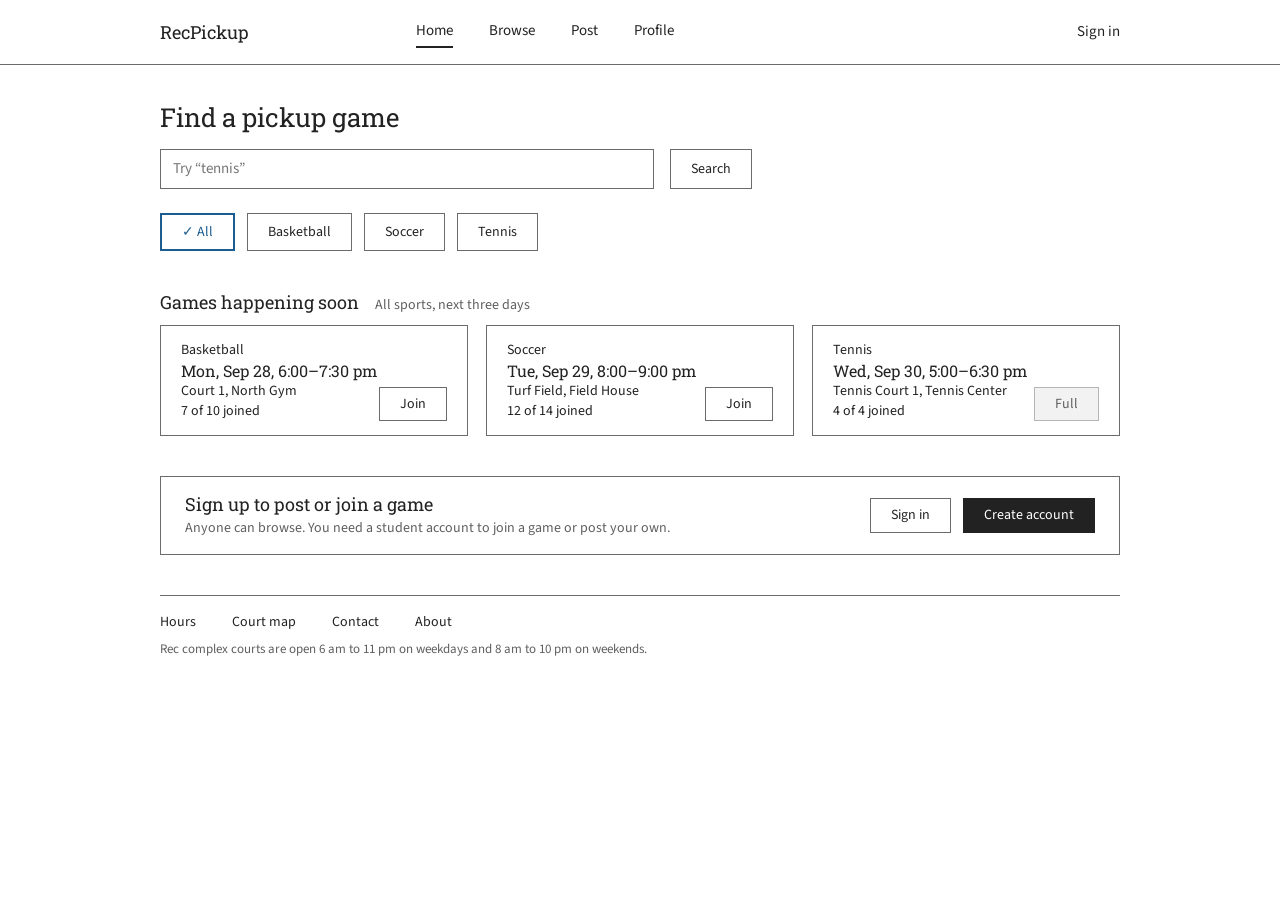
<file: project3/index.html>
<!DOCTYPE html>
<html lang="en">
<head>
  <meta charset="utf-8">
  <meta name="viewport" content="width=device-width, initial-scale=1">
  <title>Find a pickup game | RecPickup</title>
  <link rel="stylesheet" href="css/styles.css">
</head>
<body>
  <a class="skip-link" href="#main">Skip to main content</a>

  <header class="site-header">
    <div class="container header-inner">
      <a class="brand" href="index.html">RecPickup</a>
      <nav class="primary-nav" aria-label="Primary">
        <ul>
          <li><a href="index.html" aria-current="page">Home</a></li>
          <li><a href="list.html">Browse</a></li>
          <li><a href="add.html">Post</a></li>
          <li><a href="home-signed-in.html#your-stats">Profile</a></li>
        </ul>
      </nav>
      <a class="account-link" href="home-signed-in.html">Sign in</a>
    </div>
  </header>

  <main id="main" class="container">
    <section class="home-intro" aria-labelledby="page-title">
      <h1 id="page-title">Find a pickup game</h1>
      <form class="search-form" action="search.html" method="get" role="search">
        <label class="visually-hidden" for="home-search">Search games</label>
        <input type="search" id="home-search" name="q" placeholder="Try &ldquo;tennis&rdquo;">
        <button type="submit" class="btn">Search</button>
      </form>

      <div class="sport-filter" role="group" aria-label="Show games for">
        <button type="button" class="chip" aria-pressed="true">All</button>
        <button type="button" class="chip" aria-pressed="false">Basketball</button>
        <button type="button" class="chip" aria-pressed="false">Soccer</button>
        <button type="button" class="chip" aria-pressed="false">Tennis</button>
      </div>
    </section>

    <section aria-labelledby="soon-heading">
      <div class="section-header">
        <h2 id="soon-heading">Games happening soon</h2>
        <p class="section-note">All sports, next three days</p>
      </div>

      <ul class="game-grid">
        <li class="game">
          <div class="game-info">
            <p class="game-sport">Basketball</p>
            <h3 class="game-time"><a href="detail.html">Mon, Sep 28, 6:00&ndash;7:30 pm</a></h3>
            <p class="game-court">Court 1, North Gym</p>
          </div>
          <p class="game-count">7 of 10 joined</p>
          <button type="button" class="btn game-action">Join</button>
        </li>
        <li class="game">
          <div class="game-info">
            <p class="game-sport">Soccer</p>
            <h3 class="game-time"><a href="detail.html">Tue, Sep 29, 8:00&ndash;9:00 pm</a></h3>
            <p class="game-court">Turf Field, Field House</p>
          </div>
          <p class="game-count">12 of 14 joined</p>
          <button type="button" class="btn game-action">Join</button>
        </li>
        <li class="game">
          <div class="game-info">
            <p class="game-sport">Tennis</p>
            <h3 class="game-time"><a href="detail.html">Wed, Sep 30, 5:00&ndash;6:30 pm</a></h3>
            <p class="game-court">Tennis Court 1, Tennis Center</p>
          </div>
          <p class="game-count">4 of 4 joined</p>
          <button type="button" class="btn game-action" disabled>Full</button>
        </li>
      </ul>
    </section>

    <section class="signup-banner" aria-labelledby="signup-heading">
      <div>
        <h2 id="signup-heading">Sign up to post or join a game</h2>
        <p>Anyone can browse. You need a student account to join a game or post your own.</p>
      </div>
      <div class="button-row">
        <a class="btn" href="home-signed-in.html">Sign in</a>
        <a class="btn btn-primary" href="home-signed-in.html">Create account</a>
      </div>
    </section>
  </main>

  <footer class="site-footer">
    <div class="container">
      <ul class="footer-links">
        <li><a href="#">Hours</a></li>
        <li><a href="#">Court map</a></li>
        <li><a href="#">Contact</a></li>
        <li><a href="#">About</a></li>
      </ul>
      <p class="footer-note">Rec complex courts are open 6 am to 11 pm on weekdays and 8 am to 10 pm on weekends.</p>
    </div>
  </footer>
  <script src="js/jquery-3.7.1.min.js"></script>
  <script src="js/main.js"></script>
</body>
</html>
</file>
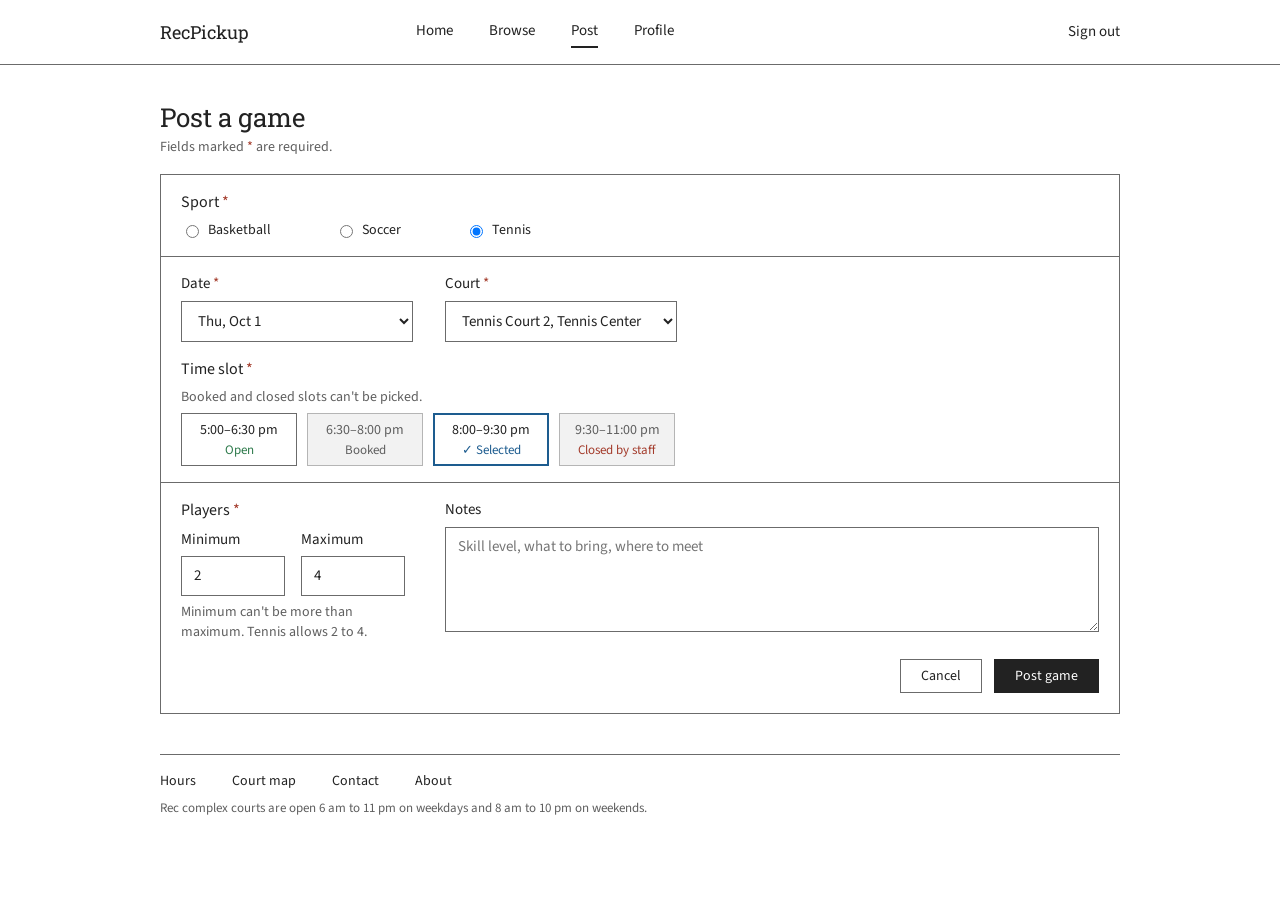
<file: project3/add.html>
<!DOCTYPE html>
<html lang="en">
<head>
  <meta charset="utf-8">
  <meta name="viewport" content="width=device-width, initial-scale=1">
  <title>Post a game | RecPickup</title>
  <link rel="stylesheet" href="css/styles.css">
</head>
<body>
  <a class="skip-link" href="#main">Skip to main content</a>

  <header class="site-header">
    <div class="container header-inner">
      <a class="brand" href="home-signed-in.html">RecPickup</a>
      <nav class="primary-nav" aria-label="Primary">
        <ul>
          <li><a href="home-signed-in.html">Home</a></li>
          <li><a href="list.html">Browse</a></li>
          <li><a href="add.html" aria-current="page">Post</a></li>
          <li><a href="home-signed-in.html#your-stats">Profile</a></li>
        </ul>
      </nav>
      <a class="account-link" href="index.html">Sign out</a>
    </div>
  </header>

  <main id="main" class="container post-page">
    <h1>Post a game</h1>
    <p class="hint">Fields marked <span class="required-mark">*</span> are required.</p>

    <form class="post-form" action="detail.html" method="get">

      <div class="form-section">
        <fieldset>
          <legend>Sport <span class="required-mark">*</span></legend>
          <div class="radio-row">
            <label><input type="radio" name="sport" value="basketball" required> Basketball</label>
            <label><input type="radio" name="sport" value="soccer"> Soccer</label>
            <label><input type="radio" name="sport" value="tennis" checked> Tennis</label>
          </div>
        </fieldset>
      </div>

      <div class="form-section">
        <div class="field-row">
          <div class="field">
            <label for="game-date">Date <span class="required-mark">*</span></label>
            <select id="game-date" name="date" required>
              <option value="">Choose a date</option>
              <option>Mon, Sep 28</option>
              <option>Tue, Sep 29</option>
              <option>Wed, Sep 30</option>
              <option selected>Thu, Oct 1</option>
              <option>Fri, Oct 2</option>
              <option>Sat, Oct 3</option>
              <option>Sun, Oct 4</option>
            </select>
          </div>
          <div class="field">
            <label for="game-court">Court <span class="required-mark">*</span></label>
            <select id="game-court" name="court" required>
              <option value="">Choose a court</option>
              <option>Court 1, North Gym</option>
              <option>Court 2, North Gym</option>
              <option>Court 3, North Gym</option>
              <option>Court 4, South Gym</option>
              <option>Turf Field, Field House</option>
              <option>Tennis Court 1, Tennis Center</option>
              <option selected>Tennis Court 2, Tennis Center</option>
              <option>Tennis Court 3, Tennis Center</option>
            </select>
          </div>
        </div>

        <fieldset>
          <legend>Time slot <span class="required-mark">*</span></legend>
          <p class="hint" id="slot-hint">Booked and closed slots can't be picked.</p>
          <div class="slot-grid">
            <div class="slot">
              <input type="radio" id="slot-1700" name="slot" value="17:00" aria-describedby="slot-hint" required>
              <label for="slot-1700"><span class="slot-time">5:00&ndash;6:30 pm</span> <span class="slot-status">Open</span></label>
            </div>
            <div class="slot">
              <input type="radio" id="slot-1830" name="slot" value="18:30" disabled>
              <label for="slot-1830"><span class="slot-time">6:30&ndash;8:00 pm</span> <span class="slot-status">Booked</span></label>
            </div>
            <div class="slot">
              <input type="radio" id="slot-2000" name="slot" value="20:00" checked>
              <label for="slot-2000"><span class="slot-time">8:00&ndash;9:30 pm</span> <span class="slot-status">Open</span></label>
            </div>
            <div class="slot">
              <input type="radio" id="slot-2130" name="slot" value="21:30" disabled>
              <label for="slot-2130"><span class="slot-time">9:30&ndash;11:00 pm</span> <span class="slot-status is-closed">Closed by staff</span></label>
            </div>
          </div>
        </fieldset>
      </div>

      <div class="form-section players-notes">
        <fieldset>
          <legend>Players <span class="required-mark">*</span></legend>
          <div class="field-row">
            <div class="field">
              <label for="min-players">Minimum</label>
              <input type="number" id="min-players" name="min" min="2" max="4" value="2" required aria-describedby="players-hint">
            </div>
            <div class="field">
              <label for="max-players">Maximum</label>
              <input type="number" id="max-players" name="max" min="2" max="4" value="4" required aria-describedby="players-hint">
            </div>
          </div>
          <p class="hint" id="players-hint">Minimum can't be more than maximum. Tennis allows 2 to 4.</p>
        </fieldset>

        <div class="field">
          <label for="game-notes">Notes</label>
          <textarea id="game-notes" name="notes" rows="4" placeholder="Skill level, what to bring, where to meet"></textarea>
        </div>
      </div>

      <div class="form-actions">
        <a class="btn" href="home-signed-in.html">Cancel</a>
        <button type="submit" class="btn btn-primary">Post game</button>
      </div>
    </form>
  </main>

  <footer class="site-footer">
    <div class="container">
      <ul class="footer-links">
        <li><a href="#">Hours</a></li>
        <li><a href="#">Court map</a></li>
        <li><a href="#">Contact</a></li>
        <li><a href="#">About</a></li>
      </ul>
      <p class="footer-note">Rec complex courts are open 6 am to 11 pm on weekdays and 8 am to 10 pm on weekends.</p>
    </div>
  </footer>
  <script src="js/jquery-3.7.1.min.js"></script>
  <script src="js/main.js"></script>
</body>
</html>
</file>
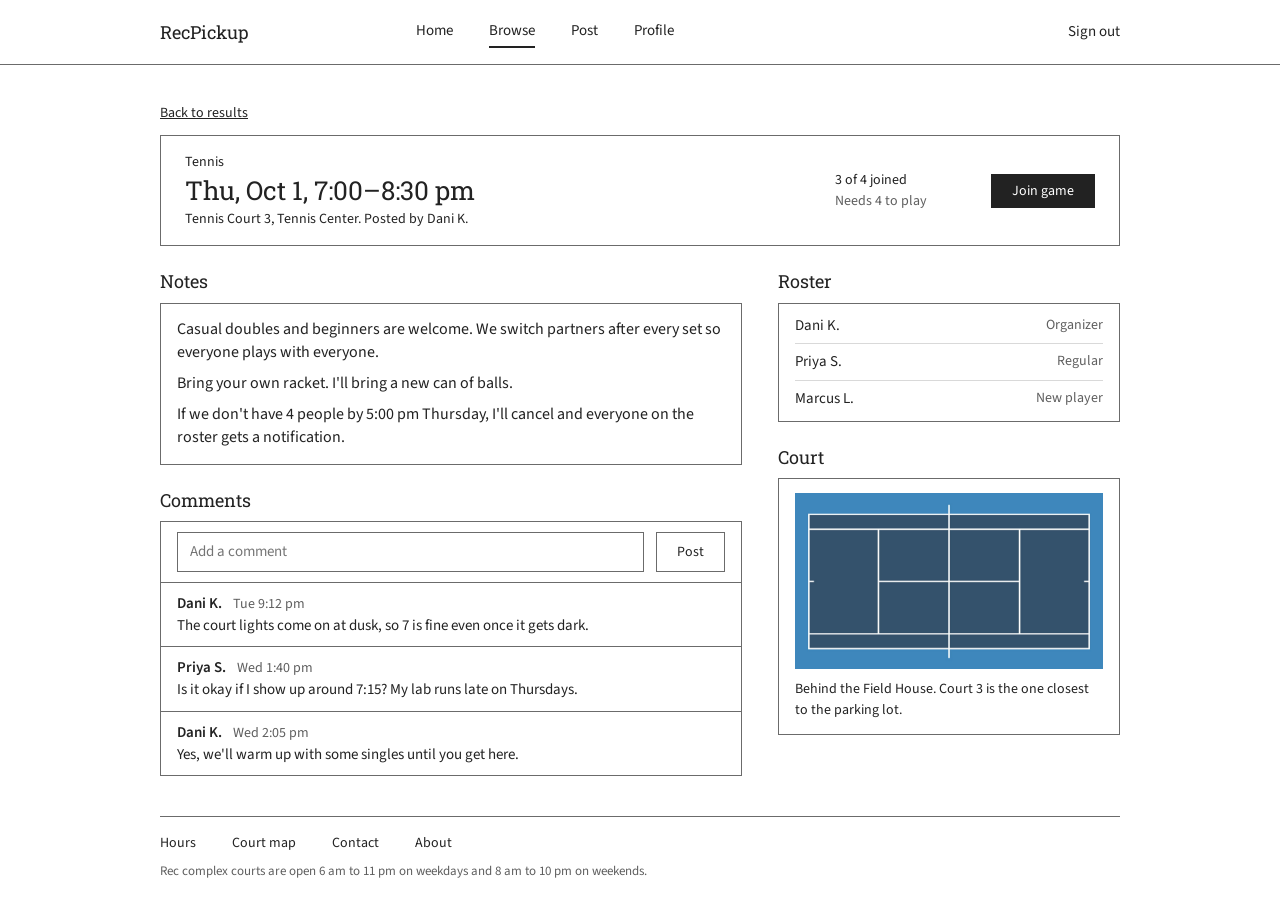
<file: project3/detail.html>
<!DOCTYPE html>
<html lang="en">
<head>
  <meta charset="utf-8">
  <meta name="viewport" content="width=device-width, initial-scale=1">
  <title>Tennis, Thu Oct 1 at Tennis Court 3 | RecPickup</title>
  <link rel="stylesheet" href="css/styles.css">
</head>
<body>
  <a class="skip-link" href="#main">Skip to main content</a>

  <header class="site-header">
    <div class="container header-inner">
      <a class="brand" href="home-signed-in.html">RecPickup</a>
      <nav class="primary-nav" aria-label="Primary">
        <ul>
          <li><a href="home-signed-in.html">Home</a></li>
          <li><a href="list.html" class="is-current">Browse</a></li>
          <li><a href="add.html">Post</a></li>
          <li><a href="home-signed-in.html#your-stats">Profile</a></li>
        </ul>
      </nav>
      <a class="account-link" href="index.html">Sign out</a>
    </div>
  </header>

  <main id="main" class="container">
    <a class="back-link" href="list.html">Back to results</a>

    <div class="game-header">
      <div>
        <p class="game-sport">Tennis</p>
        <h1>Thu, Oct 1, 7:00&ndash;8:30 pm</h1>
        <p class="game-court">Tennis Court 3, Tennis Center. Posted by Dani K.</p>
      </div>
      <div class="game-status">
        <p class="spots">
          <span class="spots-count">3 of 4 joined</span>
          <span class="spots-needed">Needs 4 to play</span>
        </p>
        <button type="button" class="btn btn-primary">Join game</button>
      </div>
    </div>

    <div class="detail-layout">
      <div class="detail-main">
        <section class="panel" aria-labelledby="notes-heading">
          <h2 id="notes-heading">Notes</h2>
          <div class="panel-box notes">
            <p>Casual doubles and beginners are welcome. We switch partners after every set so everyone plays with everyone.</p>
            <p>Bring your own racket. I'll bring a new can of balls.</p>
            <p>If we don't have 4 people by 5:00 pm Thursday, I'll cancel and everyone on the roster gets a notification.</p>
          </div>
        </section>

        <section class="panel" aria-labelledby="comments-heading">
          <h2 id="comments-heading">Comments</h2>
          <div class="comments">
            <form class="comment-form" action="detail.html" method="get">
              <label class="visually-hidden" for="comment-text">Add a comment</label>
              <input type="text" id="comment-text" name="comment" placeholder="Add a comment">
              <button type="submit" class="btn">Post</button>
            </form>
            <ol class="comment-list" aria-live="polite">
              <li class="comment">
                <p class="comment-author">Dani K. <time datetime="2026-09-29T21:12">Tue 9:12 pm</time></p>
                <p>The court lights come on at dusk, so 7 is fine even once it gets dark.</p>
              </li>
              <li class="comment">
                <p class="comment-author">Priya S. <time datetime="2026-09-30T13:40">Wed 1:40 pm</time></p>
                <p>Is it okay if I show up around 7:15? My lab runs late on Thursdays.</p>
              </li>
              <li class="comment">
                <p class="comment-author">Dani K. <time datetime="2026-09-30T14:05">Wed 2:05 pm</time></p>
                <p>Yes, we'll warm up with some singles until you get here.</p>
              </li>
            </ol>
          </div>
        </section>
      </div>

      <div class="side-column">
        <section class="panel" aria-labelledby="roster-heading">
          <h2 id="roster-heading">Roster</h2>
          <ul class="panel-box roster">
            <li><span>Dani K.</span> <span class="roster-role">Organizer</span></li>
            <li><span>Priya S.</span> <span class="roster-role">Regular</span></li>
            <li><span>Marcus L.</span> <span class="roster-role">New player</span></li>
          </ul>
        </section>

        <section class="panel" aria-labelledby="court-heading">
          <h2 id="court-heading">Court</h2>
          <div class="panel-box court-box">
            <figure>
              <!-- Image: Magnific (Freepik), free license -->
              <img src="images/tennis-court.jpg" alt="Illustration of a tennis court seen from above, with a dark blue playing surface, white lines, and the net across the middle.">
              <figcaption>Behind the Field House. Court 3 is the one closest to the parking lot.</figcaption>
            </figure>
          </div>
        </section>
      </div>
    </div>
  </main>

  <footer class="site-footer">
    <div class="container">
      <ul class="footer-links">
        <li><a href="#">Hours</a></li>
        <li><a href="#">Court map</a></li>
        <li><a href="#">Contact</a></li>
        <li><a href="#">About</a></li>
      </ul>
      <p class="footer-note">Rec complex courts are open 6 am to 11 pm on weekdays and 8 am to 10 pm on weekends.</p>
    </div>
  </footer>
  <script src="js/jquery-3.7.1.min.js"></script>
  <script src="js/main.js"></script>
</body>
</html>
</file>
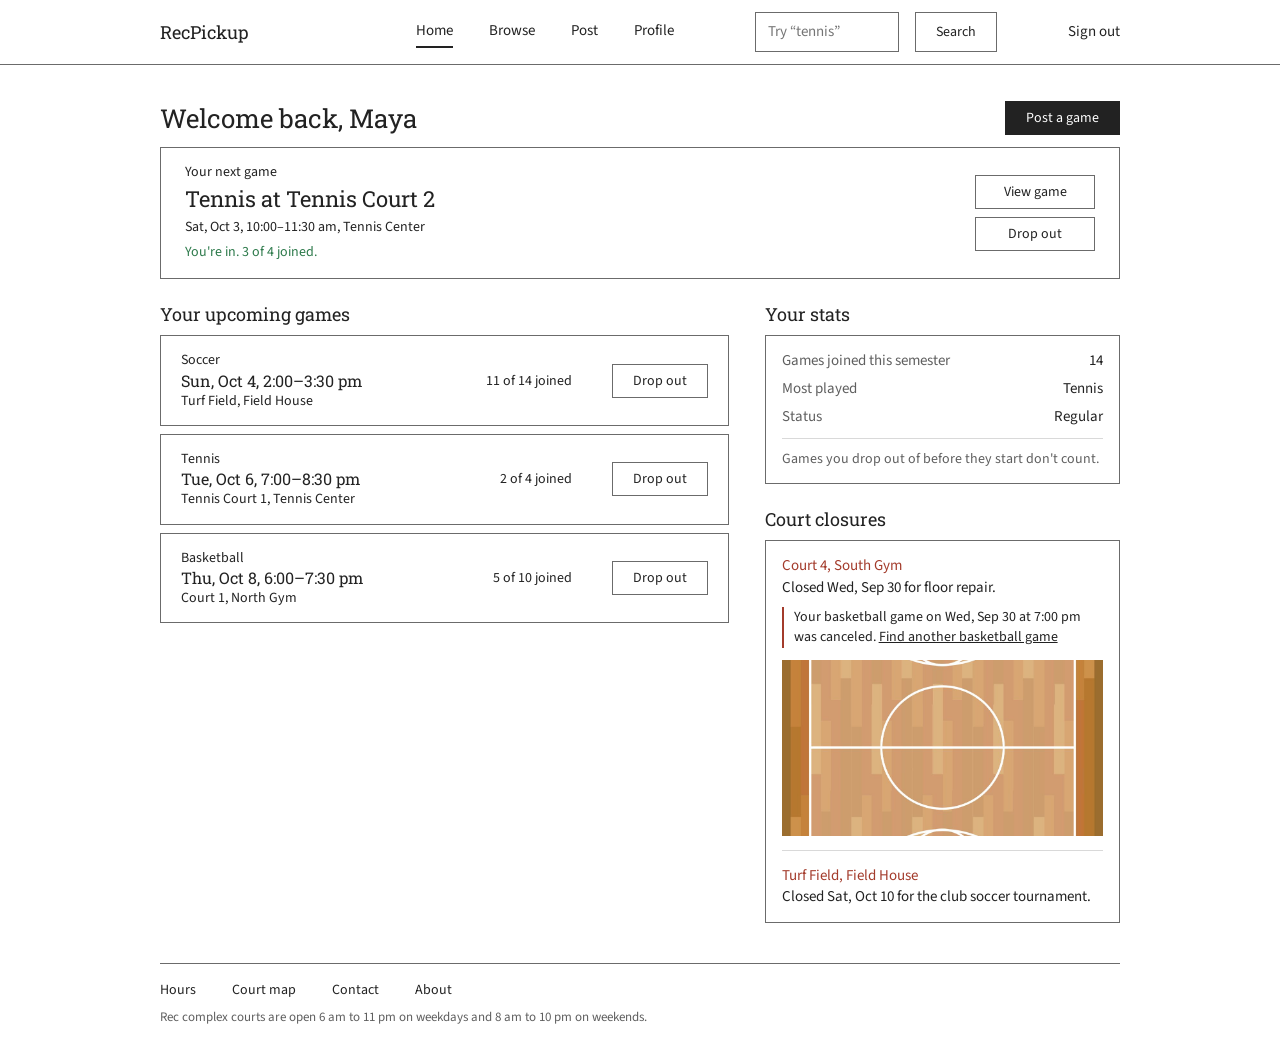
<file: project3/home-signed-in.html>
<!DOCTYPE html>
<html lang="en">
<head>
  <meta charset="utf-8">
  <meta name="viewport" content="width=device-width, initial-scale=1">
  <title>Your games | RecPickup</title>
  <link rel="stylesheet" href="css/styles.css">
</head>
<body>
  <a class="skip-link" href="#main">Skip to main content</a>

  <header class="site-header">
    <div class="container header-inner">
      <a class="brand" href="home-signed-in.html">RecPickup</a>
      <nav class="primary-nav" aria-label="Primary">
        <ul>
          <li><a href="home-signed-in.html" aria-current="page">Home</a></li>
          <li><a href="list.html">Browse</a></li>
          <li><a href="add.html">Post</a></li>
          <li><a href="home-signed-in.html#your-stats">Profile</a></li>
        </ul>
      </nav>
      <form class="search-form header-search" action="search.html" method="get" role="search">
        <label class="visually-hidden" for="header-search">Search games</label>
        <input type="search" id="header-search" name="q" placeholder="Try &ldquo;tennis&rdquo;">
        <button type="submit" class="btn">Search</button>
      </form>
      <a class="account-link" href="index.html">Sign out</a>
    </div>
  </header>

  <main id="main" class="container">
    <div class="welcome-header">
      <h1>Welcome back, Maya</h1>
      <a class="btn btn-primary" href="add.html">Post a game</a>
    </div>

    <section class="next-game" aria-labelledby="next-heading">
      <div>
        <h2 id="next-heading">Your next game</h2>
        <p class="next-game-title">Tennis at Tennis Court 2</p>
        <p>Sat, Oct 3, 10:00&ndash;11:30 am, Tennis Center</p>
        <p class="joined-status">You're in. 3 of 4 joined.</p>
      </div>
      <div class="stacked-actions">
        <a class="btn" href="detail.html">View game</a>
        <button type="button" class="btn" aria-label="Drop out of tennis on Saturday, October 3">Drop out</button>
      </div>
    </section>

    <div class="dashboard-layout">
      <section aria-labelledby="upcoming-heading">
        <div class="section-header">
          <h2 id="upcoming-heading">Your upcoming games</h2>
        </div>
        <ul class="game-list">
          <li class="game">
            <div class="game-info">
              <p class="game-sport">Soccer</p>
              <h3 class="game-time"><a href="detail.html">Sun, Oct 4, 2:00&ndash;3:30 pm</a></h3>
              <p class="game-court">Turf Field, Field House</p>
            </div>
            <p class="game-count">11 of 14 joined</p>
            <button type="button" class="btn game-action" aria-label="Drop out of soccer on Sunday, October 4">Drop out</button>
          </li>
          <li class="game">
            <div class="game-info">
              <p class="game-sport">Tennis</p>
              <h3 class="game-time"><a href="detail.html">Tue, Oct 6, 7:00&ndash;8:30 pm</a></h3>
              <p class="game-court">Tennis Court 1, Tennis Center</p>
            </div>
            <p class="game-count">2 of 4 joined</p>
            <button type="button" class="btn game-action" aria-label="Drop out of tennis on Tuesday, October 6">Drop out</button>
          </li>
          <li class="game">
            <div class="game-info">
              <p class="game-sport">Basketball</p>
              <h3 class="game-time"><a href="detail.html">Thu, Oct 8, 6:00&ndash;7:30 pm</a></h3>
              <p class="game-court">Court 1, North Gym</p>
            </div>
            <p class="game-count">5 of 10 joined</p>
            <button type="button" class="btn game-action" aria-label="Drop out of basketball on Thursday, October 8">Drop out</button>
          </li>
        </ul>
      </section>

      <div class="side-column">
        <section class="panel" id="your-stats" aria-labelledby="stats-heading">
          <h2 id="stats-heading">Your stats</h2>
          <div class="panel-box">
            <dl class="stats">
              <dt>Games joined this semester</dt>
              <dd>14</dd>
              <dt>Most played</dt>
              <dd>Tennis</dd>
              <dt>Status</dt>
              <dd>Regular</dd>
            </dl>
            <p class="hint stats-note">Games you drop out of before they start don't count.</p>
          </div>
        </section>

        <section class="panel" aria-labelledby="closures-heading">
          <h2 id="closures-heading">Court closures</h2>
          <div class="panel-box">
            <ul class="closure-list">
              <li class="closure">
                <p class="closure-title">Court 4, South Gym</p>
                <p>Closed Wed, Sep 30 for floor repair.</p>
                <p class="closure-notice">Your basketball game on Wed, Sep 30 at 7:00 pm was canceled. <a href="list.html">Find another basketball game</a></p>
                <!-- Image: Designed by jemastock / Freepik -->
                <img class="closure-photo" src="images/basketball-court.jpg" alt="Illustration of a basketball court seen from above, with a light wood floor and white lines.">
              </li>
              <li class="closure">
                <p class="closure-title">Turf Field, Field House</p>
                <p>Closed Sat, Oct 10 for the club soccer tournament.</p>
              </li>
            </ul>
          </div>
        </section>
      </div>
    </div>
  </main>

  <footer class="site-footer">
    <div class="container">
      <ul class="footer-links">
        <li><a href="#">Hours</a></li>
        <li><a href="#">Court map</a></li>
        <li><a href="#">Contact</a></li>
        <li><a href="#">About</a></li>
      </ul>
      <p class="footer-note">Rec complex courts are open 6 am to 11 pm on weekdays and 8 am to 10 pm on weekends.</p>
    </div>
  </footer>
  <script src="js/jquery-3.7.1.min.js"></script>
  <script src="js/main.js"></script>
</body>
</html>
</file>
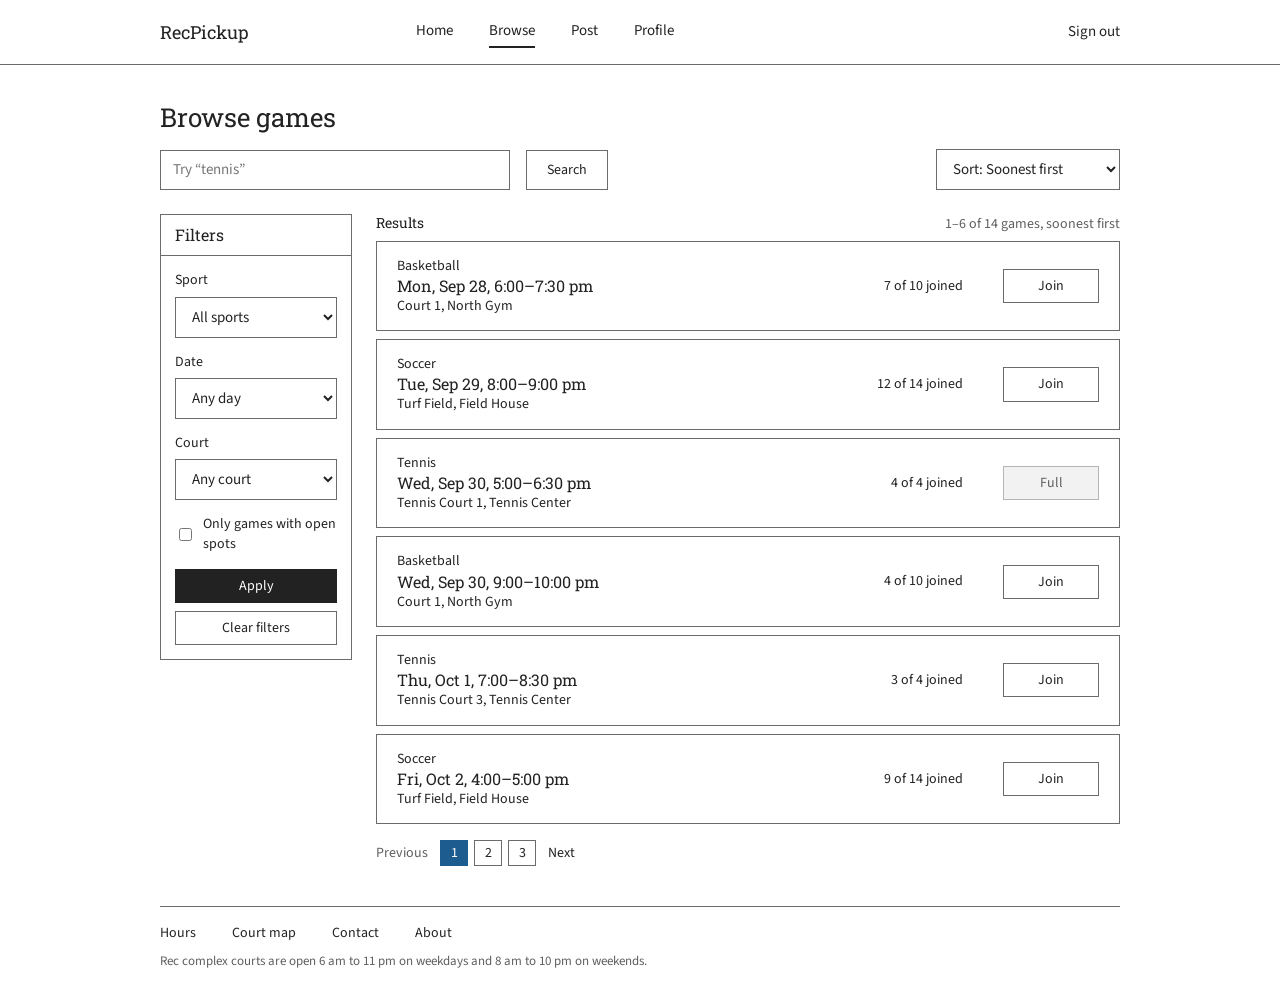
<file: project3/list.html>
<!DOCTYPE html>
<html lang="en">
<head>
  <meta charset="utf-8">
  <meta name="viewport" content="width=device-width, initial-scale=1">
  <title>Browse games | RecPickup</title>
  <link rel="stylesheet" href="css/styles.css">
</head>
<body>
  <a class="skip-link" href="#main">Skip to main content</a>

  <header class="site-header">
    <div class="container header-inner">
      <a class="brand" href="home-signed-in.html">RecPickup</a>
      <nav class="primary-nav" aria-label="Primary">
        <ul>
          <li><a href="home-signed-in.html">Home</a></li>
          <li><a href="list.html" aria-current="page">Browse</a></li>
          <li><a href="add.html">Post</a></li>
          <li><a href="home-signed-in.html#your-stats">Profile</a></li>
        </ul>
      </nav>
      <a class="account-link" href="index.html">Sign out</a>
    </div>
  </header>

  <main id="main" class="container">
    <h1>Browse games</h1>

    <div class="list-toolbar">
      <form class="search-form" action="search.html" method="get" role="search">
        <label class="visually-hidden" for="list-search">Search games</label>
        <input type="search" id="list-search" name="q" placeholder="Try &ldquo;tennis&rdquo;">
        <button type="submit" class="btn">Search</button>
      </form>
      <div class="sort-control">
        <label class="visually-hidden" for="sort">Sort results</label>
        <select id="sort" name="sort">
          <option selected>Sort: Soonest first</option>
          <option>Sort: Most open spots</option>
          <option>Sort: Recently posted</option>
        </select>
      </div>
    </div>

    <div class="browse-layout">
      <aside class="filters" aria-labelledby="filters-heading">
        <h2 id="filters-heading">Filters</h2>
        <form action="list.html" method="get">
          <div class="field">
            <label for="filter-sport">Sport</label>
            <select id="filter-sport" name="sport">
              <option selected>All sports</option>
              <option>Basketball</option>
              <option>Soccer</option>
              <option>Tennis</option>
            </select>
          </div>
          <div class="field">
            <label for="filter-date">Date</label>
            <select id="filter-date" name="date">
              <option selected>Any day</option>
              <option>Mon, Sep 28</option>
              <option>Tue, Sep 29</option>
              <option>Wed, Sep 30</option>
              <option>Thu, Oct 1</option>
              <option>Fri, Oct 2</option>
              <option>Sat, Oct 3</option>
              <option>Sun, Oct 4</option>
            </select>
          </div>
          <div class="field">
            <label for="filter-court">Court</label>
            <select id="filter-court" name="court">
              <option selected>Any court</option>
              <option>Court 1, North Gym</option>
              <option>Court 2, North Gym</option>
              <option>Court 3, North Gym</option>
              <option>Court 4, South Gym</option>
              <option>Turf Field, Field House</option>
              <option>Tennis Court 1, Tennis Center</option>
              <option>Tennis Court 2, Tennis Center</option>
              <option>Tennis Court 3, Tennis Center</option>
            </select>
          </div>
          <div class="checkbox-field">
            <input type="checkbox" id="filter-open" name="open">
            <label for="filter-open">Only games with open spots</label>
          </div>
          <div class="filter-actions">
            <button type="submit" class="btn btn-primary">Apply</button>
            <button type="reset" class="btn">Clear filters</button>
          </div>
        </form>
      </aside>

      <section aria-labelledby="results-heading">
        <div class="results-header">
          <h2 id="results-heading" class="small-heading">Results</h2>
          <p class="section-note">1&ndash;6 of 14 games, soonest first</p>
        </div>

        <ul class="game-list">
          <li class="game">
            <div class="game-info">
              <p class="game-sport">Basketball</p>
              <h3 class="game-time"><a href="detail.html">Mon, Sep 28, 6:00&ndash;7:30 pm</a></h3>
              <p class="game-court">Court 1, North Gym</p>
            </div>
            <p class="game-count">7 of 10 joined</p>
            <button type="button" class="btn game-action join-btn">Join</button>
          </li>
          <li class="game">
            <div class="game-info">
              <p class="game-sport">Soccer</p>
              <h3 class="game-time"><a href="detail.html">Tue, Sep 29, 8:00&ndash;9:00 pm</a></h3>
              <p class="game-court">Turf Field, Field House</p>
            </div>
            <p class="game-count">12 of 14 joined</p>
            <button type="button" class="btn game-action join-btn">Join</button>
          </li>
          <li class="game">
            <div class="game-info">
              <p class="game-sport">Tennis</p>
              <h3 class="game-time"><a href="detail.html">Wed, Sep 30, 5:00&ndash;6:30 pm</a></h3>
              <p class="game-court">Tennis Court 1, Tennis Center</p>
            </div>
            <p class="game-count">4 of 4 joined</p>
            <button type="button" class="btn game-action" disabled>Full</button>
          </li>
          <li class="game">
            <div class="game-info">
              <p class="game-sport">Basketball</p>
              <h3 class="game-time"><a href="detail.html">Wed, Sep 30, 9:00&ndash;10:00 pm</a></h3>
              <p class="game-court">Court 1, North Gym</p>
            </div>
            <p class="game-count">4 of 10 joined</p>
            <button type="button" class="btn game-action join-btn">Join</button>
          </li>
          <li class="game">
            <div class="game-info">
              <p class="game-sport">Tennis</p>
              <h3 class="game-time"><a href="detail.html">Thu, Oct 1, 7:00&ndash;8:30 pm</a></h3>
              <p class="game-court">Tennis Court 3, Tennis Center</p>
            </div>
            <p class="game-count">3 of 4 joined</p>
            <button type="button" class="btn game-action join-btn">Join</button>
          </li>
          <li class="game">
            <div class="game-info">
              <p class="game-sport">Soccer</p>
              <h3 class="game-time"><a href="detail.html">Fri, Oct 2, 4:00&ndash;5:00 pm</a></h3>
              <p class="game-court">Turf Field, Field House</p>
            </div>
            <p class="game-count">9 of 14 joined</p>
            <button type="button" class="btn game-action join-btn">Join</button>
          </li>
        </ul>

        <nav class="pagination" aria-label="Result pages">
          <span class="is-disabled">Previous</span>
          <ol>
            <li><a href="list.html" aria-current="page">1</a></li>
            <li><a href="list.html">2</a></li>
            <li><a href="list.html">3</a></li>
          </ol>
          <a href="list.html">Next</a>
        </nav>
      </section>
    </div>
  </main>

  <footer class="site-footer">
    <div class="container">
      <ul class="footer-links">
        <li><a href="#">Hours</a></li>
        <li><a href="#">Court map</a></li>
        <li><a href="#">Contact</a></li>
        <li><a href="#">About</a></li>
      </ul>
      <p class="footer-note">Rec complex courts are open 6 am to 11 pm on weekdays and 8 am to 10 pm on weekends.</p>
    </div>
  </footer>
  <script src="js/jquery-3.7.1.min.js"></script>
  <script src="js/main.js"></script>
</body>
</html>
</file>
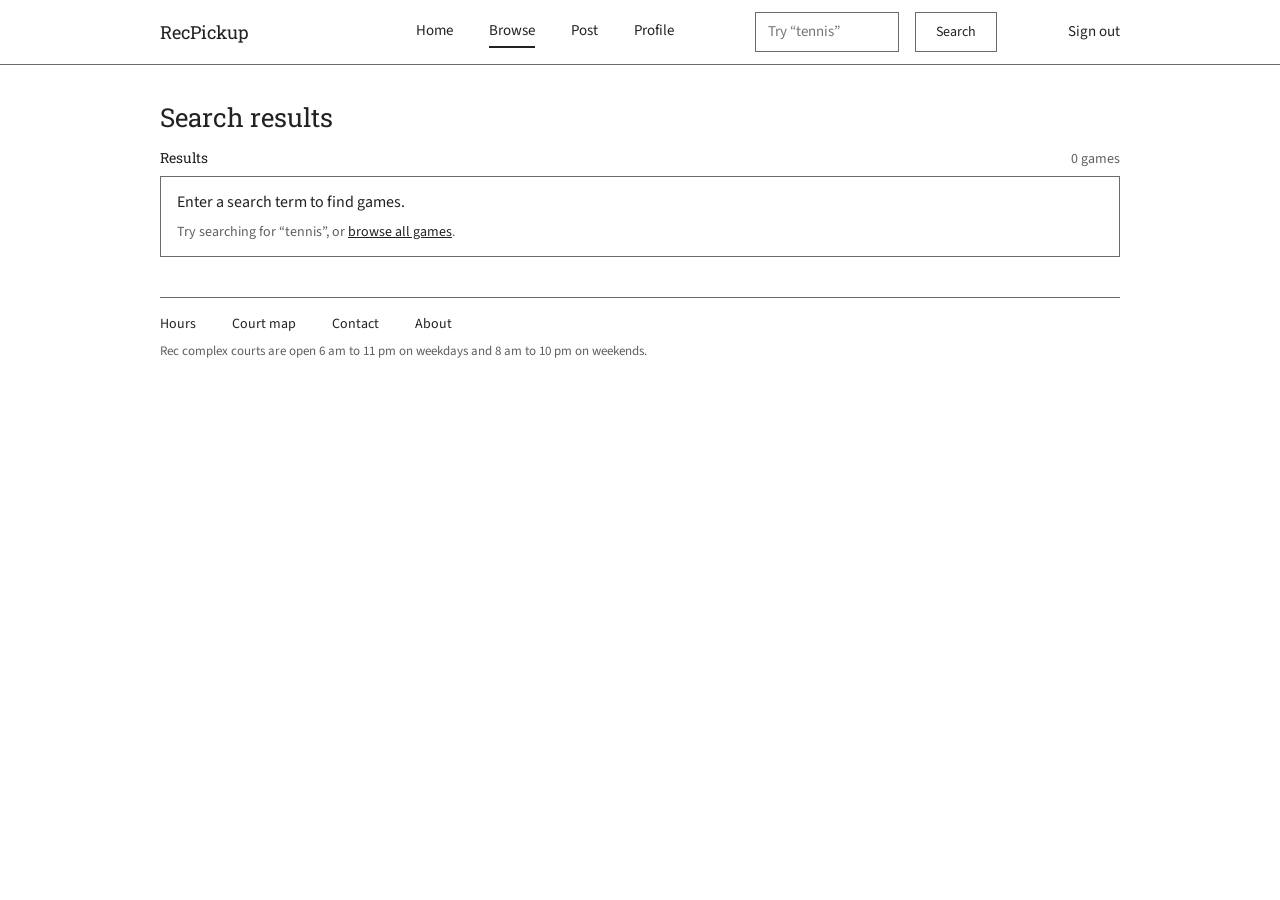
<file: project3/search.html>
<!DOCTYPE html>
<html lang="en">
<head>
  <meta charset="utf-8">
  <meta name="viewport" content="width=device-width, initial-scale=1">
  <title>Search results | RecPickup</title>
  <link rel="stylesheet" href="css/styles.css">
</head>
<body>
  <a class="skip-link" href="#main">Skip to main content</a>

  <header class="site-header">
    <div class="container header-inner">
      <a class="brand" href="home-signed-in.html">RecPickup</a>
      <nav class="primary-nav" aria-label="Primary">
        <ul>
          <li><a href="home-signed-in.html">Home</a></li>
          <li><a href="list.html" class="is-current">Browse</a></li>
          <li><a href="add.html">Post</a></li>
          <li><a href="home-signed-in.html#your-stats">Profile</a></li>
        </ul>
      </nav>
      <form class="search-form header-search" action="search.html" method="get" role="search">
        <label class="visually-hidden" for="header-search">Search games</label>
        <input type="search" id="header-search" name="q" placeholder="Try &ldquo;tennis&rdquo;">
        <button type="submit" class="btn">Search</button>
      </form>
      <a class="account-link" href="index.html">Sign out</a>
    </div>
  </header>

  <main id="main" class="container search-page">
    <h1>Search results</h1>

    <!-- results are added by js/main.js -->
    <section class="search-results" aria-labelledby="results-heading">
      <div class="results-header">
        <h2 id="results-heading" class="small-heading">Results</h2>
        <p class="section-note" id="results-note"></p>
      </div>
      <ul class="game-list" id="search-results"></ul>
    </section>
  </main>

  <footer class="site-footer">
    <div class="container">
      <ul class="footer-links">
        <li><a href="#">Hours</a></li>
        <li><a href="#">Court map</a></li>
        <li><a href="#">Contact</a></li>
        <li><a href="#">About</a></li>
      </ul>
      <p class="footer-note">Rec complex courts are open 6 am to 11 pm on weekdays and 8 am to 10 pm on weekends.</p>
    </div>
  </footer>
  <script src="js/jquery-3.7.1.min.js"></script>
  <script src="js/main.js"></script>
</body>
</html>
</file>
<file: project3/css/styles.css>
/* Fonts: Roboto Slab (Apache 2.0), Source Sans 3 (OFL) */

@font-face {
  font-family: "Roboto Slab";
  src: url("../fonts/roboto-slab-400.woff2") format("woff2");
  font-weight: 400;
  font-display: swap;
}

@font-face {
  font-family: "Roboto Slab";
  src: url("../fonts/roboto-slab-500.woff2") format("woff2");
  font-weight: 500;
  font-display: swap;
}

@font-face {
  font-family: "Source Sans 3";
  src: url("../fonts/source-sans-3-400.woff2") format("woff2");
  font-weight: 400;
  font-display: swap;
}

@font-face {
  font-family: "Source Sans 3";
  src: url("../fonts/source-sans-3-600.woff2") format("woff2");
  font-weight: 600;
  font-display: swap;
}

/* Base */
*,
*::before,
*::after {
  box-sizing: border-box;
}

body {
  margin: 0;
  background-color: #ffffff;
  color: #222222;
  font-family: "Source Sans 3", "Helvetica Neue", Arial, sans-serif;
  font-size: 1rem;
  line-height: 1.45;
}

h1,
h2,
h3 {
  margin: 0;
  font-family: "Roboto Slab", Rockwell, Georgia, serif;
  font-weight: 400;
  line-height: 1.25;
}

h1 {
  font-size: 1.625rem;
}

h2 {
  font-size: 1.125rem;
}

h3 {
  font-size: 1.125rem;
}

p {
  margin: 0;
}

a {
  color: #222222;
}

a:hover {
  color: #1d5c8f;
}

img {
  display: block;
  max-width: 100%;
  height: auto;
}

:focus-visible {
  outline: 3px solid #1d5c8f;
  outline-offset: 2px;
}

.visually-hidden {
  position: absolute;
  width: 1px;
  height: 1px;
  margin: -1px;
  padding: 0;
  overflow: hidden;
  clip: rect(0 0 0 0);
  border: 0;
  white-space: nowrap;
}

.skip-link {
  position: absolute;
  top: -4rem;
  left: 1rem;
  z-index: 10;
  padding: 0.5rem 1rem;
  background-color: #ffffff;
  border: 1px solid #222222;
}

.skip-link:focus {
  top: 1rem;
}

.container {
  width: 90%;
  max-width: 60rem;
  margin: 0 auto;
}

main {
  padding: 2.25rem 0 2.5rem;
}

/* Header */
.site-header {
  border-bottom: 1px solid #6b6b6b;
}

.header-inner {
  display: flex;
  align-items: center;
}

.brand {
  width: 16rem;
  font-family: "Roboto Slab", Rockwell, Georgia, serif;
  font-size: 1.125rem;
  text-decoration: none;
}

.primary-nav {
  flex: 1;
}

.primary-nav ul {
  display: flex;
  gap: 2.25rem;
  margin: 0;
  padding: 0;
  list-style: none;
}

.primary-nav a {
  display: block;
  padding: 1.25rem 0 0.25rem;
  margin-bottom: 1rem;
  border-bottom: 2px solid transparent;
  font-size: 0.9375rem;
  text-decoration: none;
}

.primary-nav a[aria-current="page"],
.primary-nav a.is-current {
  border-bottom-color: #222222;
}

.account-link {
  font-size: 0.9375rem;
  text-decoration: none;
}

/* Buttons and form controls */
.btn {
  display: inline-block;
  padding: 0.4375rem 1.25rem;
  border: 1px solid #6b6b6b;
  border-radius: 0;
  background-color: #ffffff;
  color: #222222;
  font-family: "Source Sans 3", "Helvetica Neue", Arial, sans-serif;
  font-size: 0.875rem;
  line-height: 1.3;
  text-align: center;
  text-decoration: none;
  white-space: nowrap;
  cursor: pointer;
}

.btn:hover {
  background-color: #f2f2f2;
  color: #222222;
}

.btn.btn-primary {
  border-color: #222222;
  background-color: #222222;
  color: #ffffff;
}

.btn.btn-primary:hover {
  background-color: #444444;
}

.btn:disabled {
  border-color: #b5b5b5;
  background-color: #f2f2f2;
  color: #5f5f5f;
  cursor: not-allowed;
}

input[type="search"],
input[type="text"],
input[type="number"],
select,
textarea {
  padding: 0.5rem 0.75rem;
  border: 1px solid #6b6b6b;
  border-radius: 0;
  background-color: #ffffff;
  color: inherit;
  font: inherit;
  font-size: 0.9375rem;
}

textarea {
  width: 100%;
  min-height: 4.5rem;
  resize: vertical;
}

.field {
  display: flex;
  flex-direction: column;
  gap: 0.375rem;
}

.field label {
  font-size: 0.875rem;
}

.checkbox-field {
  display: flex;
  align-items: center;
  gap: 0.5rem;
  font-size: 0.875rem;
}

.hint {
  color: #5f5f5f;
  font-size: 0.875rem;
}

.required-mark {
  color: #a33b2b;
}

.search-form {
  display: flex;
  gap: 1rem;
  max-width: 37rem;
}

.search-form input {
  flex: 1;
  min-width: 0;
}

.section-header {
  display: flex;
  flex-wrap: wrap;
  align-items: baseline;
  gap: 0.25rem 1rem;
  margin-bottom: 0.625rem;
}

.section-note {
  color: #5f5f5f;
  font-size: 0.875rem;
}

.small-heading {
  font-size: 0.875rem;
}

.panel h2 {
  margin-bottom: 0.625rem;
}

.panel-box {
  padding: 0.875rem 1rem;
  border: 1px solid #6b6b6b;
}

/* Game cards and rows */
.game-grid,
.game-list {
  margin: 0;
  padding: 0;
  list-style: none;
}

.game {
  padding: 0.875rem 1.25rem;
  border: 1px solid #6b6b6b;
}

.game-sport,
.game-court,
.game-count {
  font-size: 0.875rem;
}

.game-time {
  font-size: 1rem;
}

.game-time a {
  text-decoration: none;
}

.game-time a:hover {
  text-decoration: underline;
}

.game-grid {
  display: grid;
  grid-template-columns: repeat(3, 1fr);
  gap: 1.125rem;
}

.game-grid .game {
  display: grid;
  grid-template-columns: 1fr auto;
  grid-template-areas:
    "info info"
    "count action";
  align-items: end;
  column-gap: 0.75rem;
}

.game-list {
  display: flex;
  flex-direction: column;
  gap: 0.5rem;
}

.game-list .game {
  display: grid;
  grid-template-columns: 1fr auto 6rem;
  grid-template-areas: "info count action";
  align-items: center;
  gap: 2.5rem;
}

.game-info {
  grid-area: info;
}

.game-count {
  grid-area: count;
}

.game-action {
  grid-area: action;
}

/* Lines button up with court text */
.game-grid .game-action {
  margin-top: -1.25rem;
}

/* Footer */
.site-footer .container {
  padding: 1rem 0 2rem;
  border-top: 1px solid #6b6b6b;
}

.footer-links {
  display: flex;
  flex-wrap: wrap;
  gap: 0.5rem 2.25rem;
  margin: 0 0 0.5rem;
  padding: 0;
  list-style: none;
  font-size: 0.875rem;
}

.footer-links a {
  text-decoration: none;
}

.footer-links a:hover {
  text-decoration: underline;
}

.footer-note {
  color: #5f5f5f;
  font-size: 0.8125rem;
}

/* Home */
.home-intro h1 {
  margin-bottom: 1rem;
}

.sport-filter {
  display: flex;
  flex-wrap: wrap;
  gap: 0.75rem;
  margin: 1.5rem 0 2.5rem;
}

.chip {
  padding: 0.4375rem 1.25rem;
  border: 1px solid #6b6b6b;
  background-color: #ffffff;
  color: inherit;
  font-family: "Source Sans 3", "Helvetica Neue", Arial, sans-serif;
  font-size: 0.875rem;
  cursor: pointer;
}

.chip[aria-pressed="true"] {
  border: 2px solid #1d5c8f;
  color: #1d5c8f;
}

.chip[aria-pressed="true"]::before {
  content: "\2713\00a0";
}

.signup-banner {
  display: flex;
  justify-content: space-between;
  align-items: center;
  gap: 1.5rem;
  margin-top: 2.5rem;
  padding: 1rem 1.5rem;
  border: 1px solid #6b6b6b;
}

.signup-banner h2 {
  margin-bottom: 0.125rem;
}

.signup-banner p {
  color: #5f5f5f;
  font-size: 0.875rem;
}

.button-row {
  display: flex;
  flex-shrink: 0;
  gap: 0.75rem;
}

/* Browse */
.list-toolbar {
  display: flex;
  justify-content: space-between;
  align-items: center;
  gap: 1rem;
  margin: 1rem 0 1.5rem;
}

.list-toolbar .search-form {
  flex: 0 1 28rem;
}

.sort-control select {
  width: 11.5rem;
}

.browse-layout {
  display: grid;
  grid-template-columns: 12rem 1fr;
  gap: 1.5rem;
  align-items: start;
}

.filters {
  border: 1px solid #6b6b6b;
}

.filters h2 {
  padding: 0.625rem 0.875rem;
  border-bottom: 1px solid #6b6b6b;
  font-size: 1rem;
}

.filters form {
  display: flex;
  flex-direction: column;
  gap: 0.875rem;
  padding: 0.875rem;
}

.filters select {
  width: 100%;
}

.filter-actions {
  display: flex;
  flex-direction: column;
  gap: 0.5rem;
}

.results-header {
  display: flex;
  justify-content: space-between;
  align-items: baseline;
  gap: 0.5rem;
  margin-bottom: 0.375rem;
}

.pagination {
  display: flex;
  align-items: center;
  gap: 0.75rem;
  margin-top: 1rem;
  font-size: 0.875rem;
}

.pagination ol {
  display: flex;
  gap: 0.375rem;
  margin: 0;
  padding: 0;
  list-style: none;
}

.pagination ol a {
  display: block;
  min-width: 1.75rem;
  padding: 0.125rem 0.375rem;
  border: 1px solid #6b6b6b;
  text-align: center;
  text-decoration: none;
}

.pagination ol a[aria-current="page"] {
  background-color: #1d5c8f;
  border-color: #1d5c8f;
  color: #ffffff;
}

.pagination > a {
  text-decoration: none;
}

.is-disabled {
  color: #5f5f5f;
}

/* Game detail */
.back-link {
  display: inline-block;
  margin-bottom: 0.75rem;
  font-size: 0.875rem;
}

.game-header {
  display: flex;
  justify-content: space-between;
  align-items: center;
  gap: 1.5rem;
  padding: 1rem 1.5rem;
  border: 1px solid #6b6b6b;
}

.game-header h1 {
  margin: 0.125rem 0;
}

.game-status {
  display: flex;
  align-items: center;
  gap: 4rem;
}

.spots {
  font-size: 0.875rem;
}

.spots-count,
.spots-needed {
  display: block;
}

.spots-needed {
  color: #5f5f5f;
}

.detail-layout {
  display: grid;
  grid-template-columns: 1.7fr 1fr;
  gap: 1.5rem 2.25rem;
  margin-top: 1.5rem;
}

.detail-main,
.side-column {
  display: flex;
  flex-direction: column;
  gap: 1.5rem;
}

.notes p + p {
  margin-top: 0.5rem;
}

.comments {
  border: 1px solid #6b6b6b;
}

.comment-form {
  display: flex;
  gap: 0.75rem;
  padding: 0.625rem 1rem;
  border-bottom: 1px solid #6b6b6b;
}

.comment-form input {
  flex: 1;
  min-width: 0;
}

.comment-list {
  margin: 0;
  padding: 0;
  list-style: none;
}

.comment {
  padding: 0.625rem 1rem;
  border-bottom: 1px solid #6b6b6b;
  font-size: 0.9375rem;
}

.comment:last-child {
  border-bottom: 0;
}

.comment-author {
  font-weight: 700;
}

.comment-author time {
  margin-left: 0.5rem;
  color: #5f5f5f;
  font-size: 0.875rem;
  font-weight: 400;
}

.panel-box.roster {
  margin: 0;
  padding: 0.25rem 1rem;
  list-style: none;
}

.roster li {
  display: flex;
  justify-content: space-between;
  padding: 0.4375rem 0;
  border-bottom: 1px solid #d9d9d9;
  font-size: 0.9375rem;
}

.roster li:last-child {
  border-bottom: 0;
}

.roster-role {
  color: #5f5f5f;
  font-size: 0.875rem;
}

.court-box figure {
  margin: 0;
}

.court-box figcaption {
  margin-top: 0.625rem;
  font-size: 0.875rem;
}

/* Post a game */
.post-page h1 {
  margin-bottom: 0.25rem;
}

.post-page > .hint {
  margin-bottom: 1rem;
}

.post-form {
  border: 1px solid #6b6b6b;
}

.form-section {
  padding: 1rem 1.25rem;
  border-bottom: 1px solid #6b6b6b;
}

fieldset {
  min-width: 0;
  margin: 0;
  padding: 0;
  border: 0;
}

legend {
  margin-bottom: 0.375rem;
  padding: 0;
}

.radio-row {
  display: flex;
  flex-wrap: wrap;
  gap: 0.5rem 4rem;
  font-size: 0.875rem;
}

.radio-row label {
  display: flex;
  align-items: center;
  gap: 0.375rem;
}

.field-row {
  display: flex;
  flex-wrap: wrap;
  gap: 1rem 2rem;
  margin-bottom: 1rem;
}

.field-row .field {
  flex: 0 1 14.5rem;
}

.field-row .field label,
.form-section > .field > label {
  font-size: 0.9375rem;
}

.slot-grid {
  display: grid;
  grid-template-columns: repeat(4, 7.25rem);
  gap: 0.625rem;
  margin-top: 0.375rem;
}

.slot {
  position: relative;
}

/* Hidden but still focusable */
.slot input {
  position: absolute;
  top: 0;
  left: 0;
  opacity: 0;
}

.slot label {
  display: block;
  padding: 0.375rem 0.25rem;
  border: 1px solid #6b6b6b;
  font-size: 0.875rem;
  text-align: center;
  cursor: pointer;
}

.slot-time,
.slot-status {
  display: block;
}

.slot-status {
  color: #2d7a4b;
  font-size: 0.8125rem;
}

.slot input:focus-visible + label {
  outline: 3px solid #1d5c8f;
  outline-offset: 2px;
}

.slot input:checked + label {
  border: 2px solid #1d5c8f;
  padding: calc(0.375rem - 1px) calc(0.25rem - 1px);
}

.slot input:checked + label .slot-status {
  display: none;
}

.slot input:checked + label::after {
  content: "\2713\00a0Selected";
  display: block;
  color: #1d5c8f;
  font-size: 0.8125rem;
}

.slot input:disabled + label {
  background-color: #f2f2f2;
  border-color: #b5b5b5;
  color: #5f5f5f;
  cursor: not-allowed;
}

.slot input:disabled + label .slot-status {
  color: #5f5f5f;
}

.slot input:disabled + label .slot-status.is-closed {
  color: #a33b2b;
}

.players-notes {
  display: grid;
  grid-template-columns: 14.5rem 1fr;
  gap: 1rem 2rem;
  border-bottom: 0;
}

.players-notes .field-row {
  gap: 1rem;
  margin-bottom: 0.375rem;
}

.players-notes .field-row .field {
  flex: 0 0 6.5rem;
}

.players-notes input {
  width: 100%;
}

.form-actions {
  display: flex;
  justify-content: flex-end;
  gap: 0.75rem;
  padding: 0 1.25rem 1.25rem;
}

/* Signed-in home */
.welcome-header {
  display: flex;
  justify-content: space-between;
  align-items: center;
  gap: 1rem;
  margin-bottom: 0.75rem;
}

.next-game {
  display: flex;
  justify-content: space-between;
  align-items: center;
  gap: 1.5rem;
  padding: 1rem 1.5rem;
  border: 1px solid #6b6b6b;
}

.next-game h2 {
  font-family: "Source Sans 3", "Helvetica Neue", Arial, sans-serif;
  font-size: 0.875rem;
}

.next-game-title {
  margin: 0.125rem 0;
  font-family: "Roboto Slab", Rockwell, Georgia, serif;
  font-size: 1.375rem;
}

.next-game p {
  font-size: 0.875rem;
}

.next-game .next-game-title {
  font-size: 1.375rem;
}

.joined-status {
  margin-top: 0.25rem;
  color: #2d7a4b;
}

.stacked-actions {
  display: flex;
  flex-direction: column;
  gap: 0.5rem;
  min-width: 7.5rem;
}

.dashboard-layout {
  display: grid;
  grid-template-columns: 1.6fr 1fr;
  gap: 1.5rem 2.25rem;
  margin-top: 1.5rem;
}

.stats {
  display: grid;
  grid-template-columns: 1fr auto;
  gap: 0.375rem 1rem;
  margin: 0;
  font-size: 0.9375rem;
}

.stats dt {
  color: #5f5f5f;
}

.stats dd {
  margin: 0;
  text-align: right;
}

.stats-note {
  margin-top: 0.625rem;
  padding-top: 0.625rem;
  border-top: 1px solid #d9d9d9;
}

.closure-list {
  margin: 0;
  padding: 0;
  list-style: none;
  font-size: 0.9375rem;
}

.closure + .closure {
  margin-top: 0.875rem;
  padding-top: 0.875rem;
  border-top: 1px solid #d9d9d9;
}

.closure-title {
  color: #a33b2b;
}

.closure-notice {
  margin-top: 0.5rem;
  padding-left: 0.625rem;
  border-left: 2px solid #a33b2b;
  font-size: 0.875rem;
}

.court-box img,
.closure-photo {
  width: 100%;
  height: 11rem;
  object-fit: cover;
}

.closure-photo {
  margin-top: 0.75rem;
}

/* Header search */
.header-search {
  margin-right: 2.25rem;
}

.header-search input {
  flex: 0 1 9rem;
}

/* Search results page */
.search-page h1 {
  margin-bottom: 1rem;
}

.no-results p + p {
  margin-top: 0.5rem;
}

/* Wrap long words in comments and search terms */
.comment p,
.no-results p {
  overflow-wrap: anywhere;
}

/* Header search gets its own row below 960px */
@media (max-width: 959px) {
  .header-inner {
    flex-wrap: wrap;
  }

  .header-search {
    flex-basis: 100%;
    order: 4;
    margin: 0 0 0.75rem;
  }

  .header-search input {
    flex: 1;
  }
}

/* "You're in" line under a joined game */
.game-list .game {
  row-gap: 0.5rem;
}

.game .joined-status {
  grid-column: 1 / -1;
  font-size: 0.875rem;
}

/* Mobile (under 768px) */
@media (max-width: 767px) {
  main {
    padding-top: 1.5rem;
  }

    .header-inner {
    flex-wrap: wrap;
    padding-top: 0.75rem;
  }

  .brand {
    width: auto;
  }

  .account-link {
    margin-left: auto;
  }

  .primary-nav {
    flex-basis: 100%;
    order: 3;
  }

  .primary-nav ul {
    gap: 1.5rem;
  }

  .primary-nav a {
    padding-top: 0.75rem;
    margin-bottom: 0.5rem;
  }

    .game-grid {
    grid-template-columns: 1fr;
  }

    .game-list .game {
    grid-template-columns: 1fr auto;
    grid-template-areas:
      "info info"
      "count action";
    gap: 0.625rem;
  }

  .list-toolbar,
  .signup-banner,
  .next-game,
  .game-header {
    flex-direction: column;
    align-items: stretch;
  }

  .list-toolbar .search-form {
    flex-basis: auto;
  }

  .sort-control select {
    width: 100%;
  }

  .browse-layout,
  .detail-layout,
  .dashboard-layout,
  .players-notes {
    grid-template-columns: 1fr;
  }

  .game-status {
    justify-content: space-between;
    gap: 1rem;
  }

  .stacked-actions {
    flex-direction: row;
  }

  .slot-grid {
    grid-template-columns: repeat(2, 1fr);
  }

  .form-section,
  .form-actions {
    padding-right: 1rem;
    padding-left: 1rem;
  }
}
</file>
